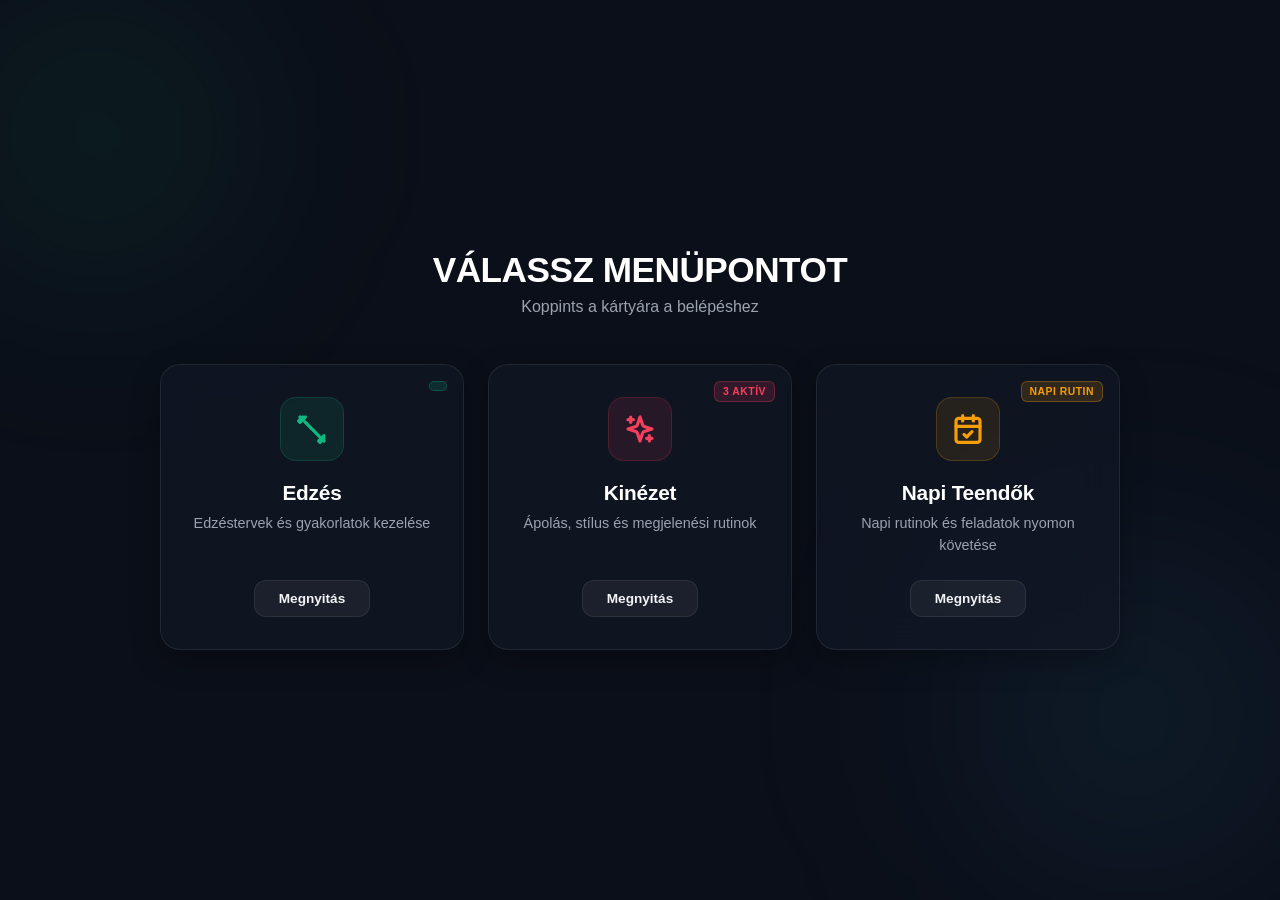
<file: index.html>
<!DOCTYPE html>
<html lang="hu">
<head>
    <meta charset="UTF-8">
    <meta name="viewport" content="width=device-width, initial-scale=1.0, maximum-scale=1.0, user-scalable=no">
    <title>CyberWorkout - Vezérlőpult</title>
    
    <link rel="stylesheet" href="c.css">
    <link rel="manifest" href="manifest.json">
    <link rel="icon" type="image/png" sizes="512x512" href="icon-512.png">
    <link rel="apple-touch-icon" href="icon-512.png">
    
    <!-- Mobil PWA beállítások -->
    <meta name="apple-mobile-web-app-capable" content="yes">
    <meta name="apple-mobile-web-app-status-bar-style" content="black-translucent">
    <meta name="theme-color" content="#0b0f19">
</head>
<body>

    <div class="bg-blur-1"></div>
    <div class="bg-blur-2"></div>

    <div class="menu-container">
        <header class="menu-header">
            <h1 class="glow-title">VÁLASSZ MENÜPONTOT</h1>
            <p class="subtitle">Koppints a kártyára a belépéshez</p>
        </header>

        <div class="cards-grid" id="cardContainer">
            <!-- Edzés Kártya -->
            <a href="ez3.html" class="workout-card basic">
                <span class="badge badge-green"></span>
                <div class="card-icon-wrapper icon-green">
                    <svg width="32" height="32" viewBox="0 0 24 24" fill="none" stroke="currentColor" stroke-width="2.4" stroke-linecap="round" stroke-linejoin="round">
                        <path d="m6.5 6.5 11 11"/>
                        <path d="m21 21-1-1"/>
                        <path d="m3 3 1 1"/>
                        <path d="m18 22 3-3"/>
                        <path d="m2 6 3-3"/>
                        <path d="m3 7 4-4"/>
                        <path d="m17 21 4-4"/>
                    </svg>
                </div>
                <h2>Edzés</h2>
                <p>Edzéstervek és gyakorlatok kezelése</p>
                <span class="card-btn">Megnyitás</span>
            </a>

            <!-- Kinézet Kártya -->
            <a href="ez1.html" class="workout-card special">
                <span class="badge badge-pink">3 AKTÍV</span>
                <div class="card-icon-wrapper icon-pink">
                    <svg width="32" height="32" viewBox="0 0 24 24" fill="none" stroke="currentColor" stroke-width="2.4" stroke-linecap="round" stroke-linejoin="round">
                        <path d="m12 3-1.912 5.813a2 2 0 0 1-1.275 1.275L3 12l5.813 1.912a2 2 0 0 1 1.275 1.275L12 21l1.912-5.813a2 2 0 0 1 1.275-1.275L21 12l-5.813-1.912a2 2 0 0 1-1.275-1.275L12 3Z"/>
                        <path d="M5 3v4"/>
                        <path d="M19 17v4"/>
                        <path d="M3 5h4"/>
                        <path d="M17 19h4"/>
                    </svg>
                </div>
                <h2>Kinézet</h2>
                <p>Ápolás, stílus és megjelenési rutinok</p>
                <span class="card-btn">Megnyitás</span>
            </a>

            <!-- Napi Teendők Kártya -->
            <a href="ez2.html" class="workout-card pr-card-menu">
                <span class="badge badge-amber">NAPI RUTIN</span>
                <div class="card-icon-wrapper icon-amber">
                    <svg width="32" height="32" viewBox="0 0 24 24" fill="none" stroke="currentColor" stroke-width="2.4" stroke-linecap="round" stroke-linejoin="round">
                        <rect width="18" height="18" x="3" y="4" rx="2" ry="2"/>
                        <line x1="16" x2="16" y1="2" y2="6"/>
                        <line x1="8" x2="8" y1="2" y2="6"/>
                        <line x1="3" x2="21" y1="10" y2="10"/>
                        <path d="m9 16 2 2 4-4"/>
                    </svg>
                </div>
                <h2>Napi Teendők</h2>
                <p>Napi rutinok és feladatok nyomon követése</p>
                <span class="card-btn">Megnyitás</span>
            </a>
        </div>
    </div>

    <script src="J.js"></script>
</body>  
</html>
</file>
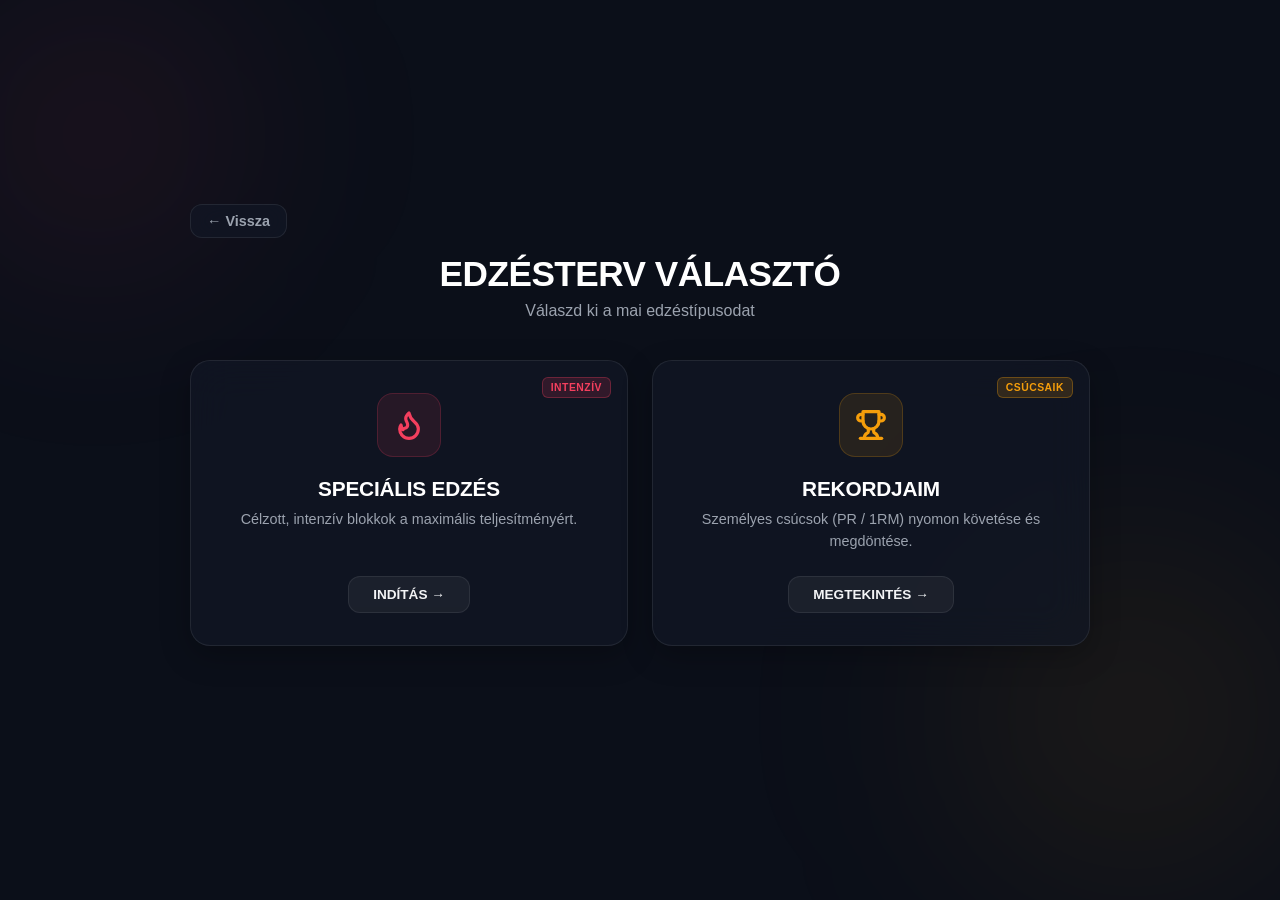
<file: ez3.html>
<!DOCTYPE html>
<html lang="hu">
<head>
    <meta charset="UTF-8">
    <meta name="viewport" content="width=device-width, initial-scale=1.0, maximum-scale=1.0, user-scalable=no">
    <title>Edzés Választó - CyberWorkout</title>
    <link rel="stylesheet" href="c2.css">
    
    <!-- PWA / Mobil beállítások -->
    <meta name="apple-mobile-web-app-capable" content="yes">
    <meta name="apple-mobile-web-app-status-bar-style" content="black-translucent">
    <meta name="theme-color" content="#0b0f19">
</head>
<body>

    <!-- Háttér elmosott fénygömbök -->
    <div class="bg-blur-1"></div>
    <div class="bg-blur-2"></div>

    <div class="menu-container">
        <!-- VISSZA GOMB -->
        <a href="javascript:history.back()" class="back-btn">← Vissza</a>

        <header class="menu-header">
            <h1 class="glow-title">EDZÉSTERV VÁLASZTÓ</h1>
            <p class="subtitle">Válaszd ki a mai edzéstípusodat</p>
        </header>

        <div class="cards-grid">
            <!-- 2. Speciális Edzés Kártya -->
            <a href="ez5.html" class="workout-card special">
                <span class="badge badge-pink">INTENZÍV</span>
                <div class="card-icon-wrapper icon-pink">
                    <svg width="32" height="32" viewBox="0 0 24 24" fill="none" stroke="currentColor" stroke-width="2.4" stroke-linecap="round" stroke-linejoin="round">
                        <path d="M8.5 14.5A2.5 2.5 0 0 0 11 12c0-1.38-.5-2-1-3-1.072-2.143-.224-4.054 2-6 .5 2.5 2 4.9 4 6.5 2 1.6 3 3.5 3 5.5a7 7 0 1 1-14 0c0-1.153.433-2.294 1-3a6.954 6.954 0 0 0 1.5 3.5Z"/>
                    </svg>
                </div>
                <h2>SPECIÁLIS EDZÉS</h2>
                <p>Célzott, intenzív blokkok a maximális teljesítményért.</p>
                <span class="card-btn">INDÍTÁS →</span>
            </a>

            <!-- 3. ÚJ: SZEMÉLYES REKORDOK KÁRTYA -->
            <a href="ez4.html" class="workout-card pr-card-menu">
                <span class="badge badge-amber">CSÚCSAIK</span>
                <div class="card-icon-wrapper icon-amber">
                    <svg width="32" height="32" viewBox="0 0 24 24" fill="none" stroke="currentColor" stroke-width="2.4" stroke-linecap="round" stroke-linejoin="round">
                        <path d="M6 9H4.5a2.5 2.5 0 0 1 0-5H6"/>
                        <path d="M18 9h1.5a2.5 2.5 0 0 0 0-5H18"/>
                        <path d="M4 22h16"/>
                        <path d="M10 14.66V17c0 .55-.47.98-.97 1.21C7.85 18.75 7 20.24 7 22"/>
                        <path d="M14 14.66V17c0 .55.47.98.97 1.21C16.15 18.75 17 20.24 17 22"/>
                        <path d="M18 2H6v7a6 6 0 0 0 12 0V2Z"/>
                    </svg>
                </div>
                <h2>REKORDJAIM</h2>
                <p>Személyes csúcsok (PR / 1RM) nyomon követése és megdöntése.</p>
                <span class="card-btn">MEGTEKINTÉS →</span>
            </a>
        </div>
    </div>

</body>
</html>
</file>
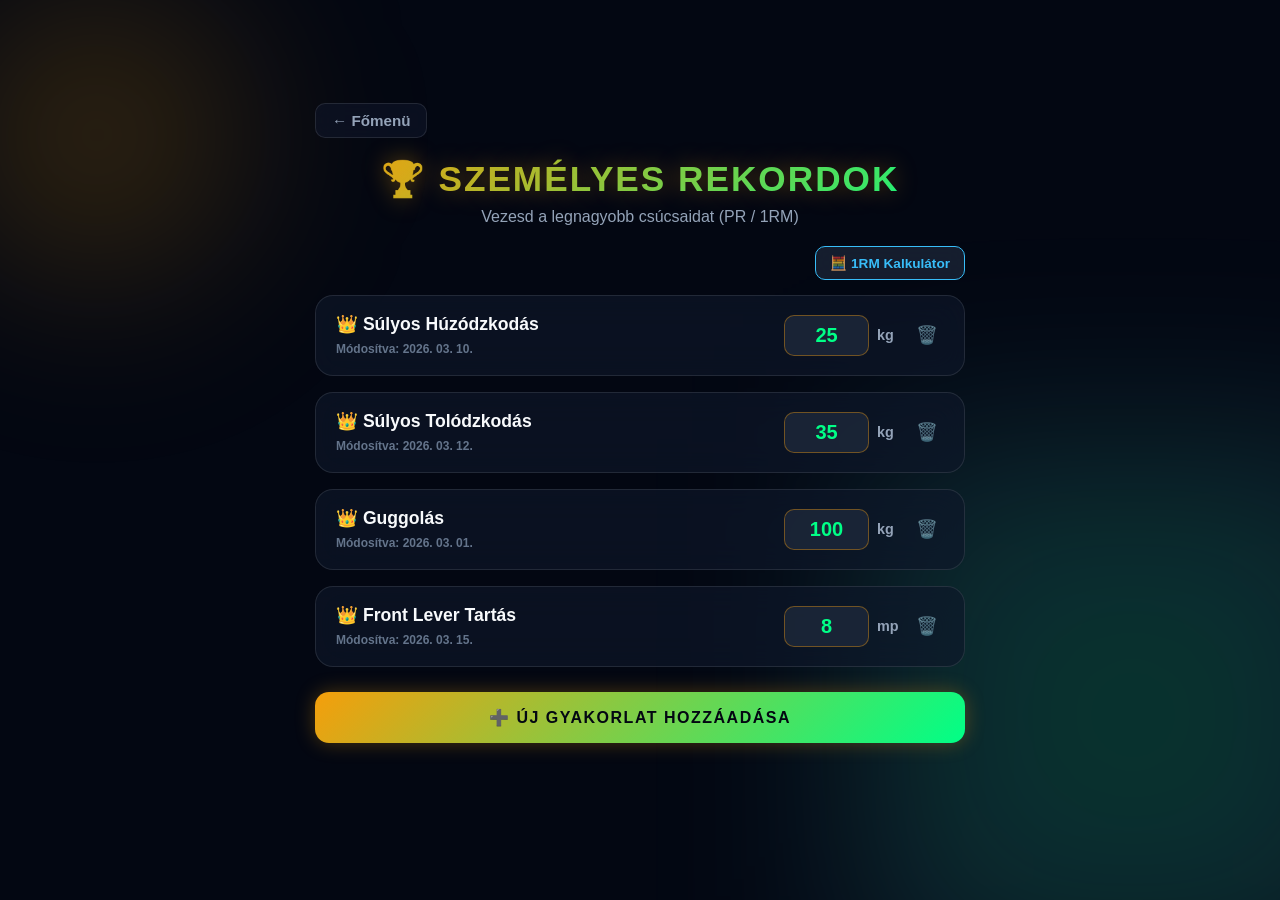
<file: ez4.html>
<!DOCTYPE html>
<html lang="hu">
<head>
    <meta charset="UTF-8">
    <meta name="viewport" content="width=device-width, initial-scale=1.0">
    <title>Személyes Rekordok - CyberWorkout</title>
    <link rel="stylesheet" href="pr.css">
</head>
<body>

<div class="bg-blur-1"></div>
<div class="bg-blur-2"></div>

<div class="menu-container">
    <a href="index.html" class="back-btn">← Főmenü</a>

    <header class="menu-header">
        <h1 class="glow-title">🏆 SZEMÉLYES REKORDOK</h1>
        <p class="subtitle">Vezesd a legnagyobb csúcsaidat (PR / 1RM)</p>
    </header>

    <!-- Felső Gombok -->
    <div class="top-actions">
        <button id="open-calc-btn" class="calc-btn">🧮 1RM Kalkulátor</button>
    </div>

    <div class="pr-container" id="pr-list">
        <!-- JS fogja betölteni dinamikusan -->
    </div>

    <button id="add-new-pr" class="add-pr-btn">➕ Új Gyakorlat Hozzáadása</button>
</div>

<!-- 1RM KALKULÁTOR MODAL -->
<div id="calc-modal" class="modal-overlay">
    <div class="mini-modal-card">
        <h2>🧮 1RM KALKULÁTOR</h2>
        <p class="modal-desc">Számold ki az 1 ismétléses maximumodat!</p>
        
        <div class="modal-inputs">
            <div class="input-group">
                <label>Használt Súly (kg):</label>
                <input type="number" id="calc-weight" placeholder="0" value="60">
            </div>
            <div class="input-group">
                <label>Ismétlésszám:</label>
                <input type="number" id="calc-reps" placeholder="0" value="5">
            </div>
        </div>

        <div class="calc-result">
            <span>Becsült 1RM Max:</span>
            <strong id="calc-result-value">0 kg</strong>
        </div>

        <div class="modal-buttons">
            <button id="close-calc-btn" class="close-btn">Bezárás</button>
        </div>
    </div>
</div>

<script src="j3.js"></script>
</body>
</html>
</file>
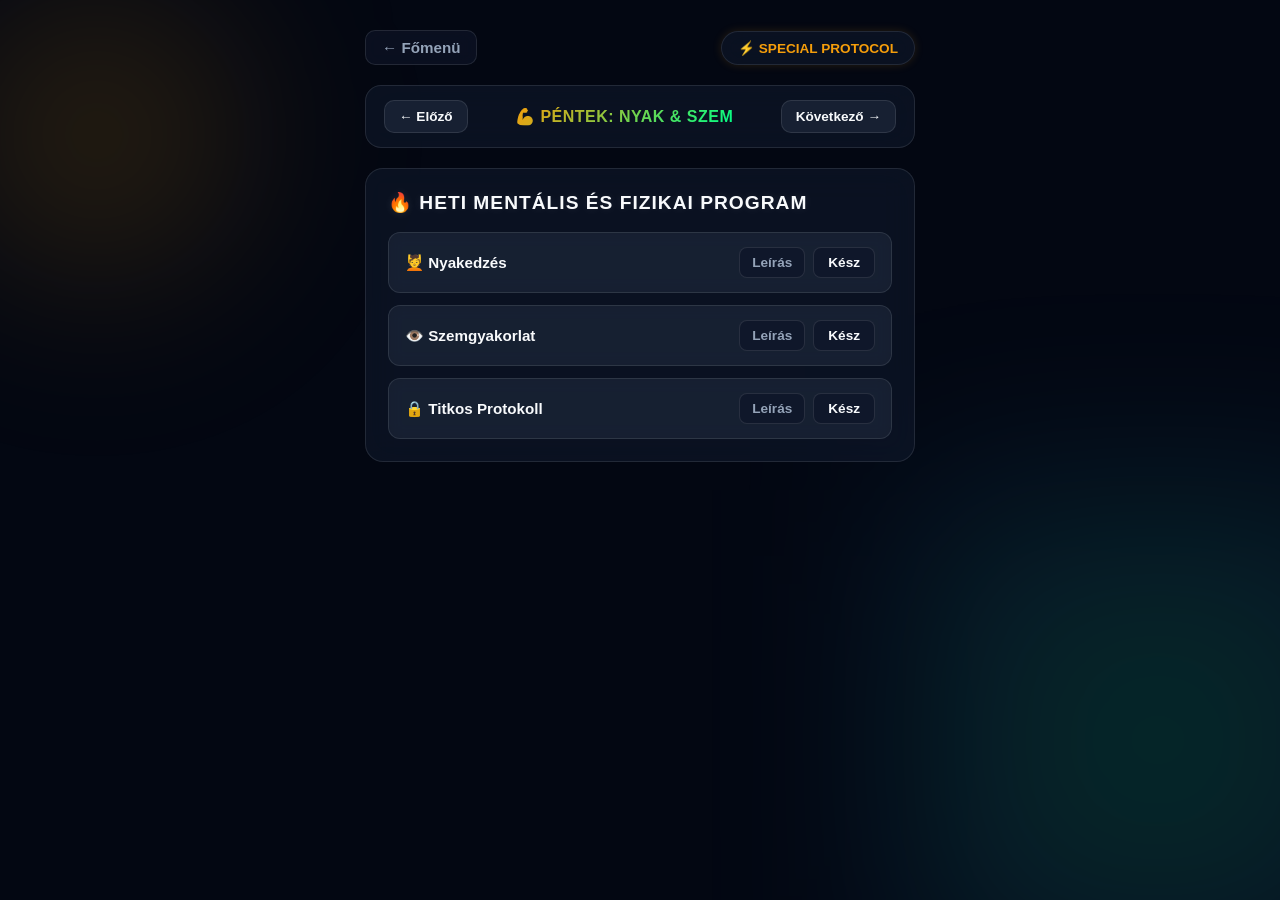
<file: ez5.html>
<!DOCTYPE html>
<html lang="hu">
<head>
    <meta charset="UTF-8">
    <meta name="viewport" content="width=device-width, initial-scale=1.0">
    <title>Speciális Fejlődés - CyberWorkout</title>
    <link rel="stylesheet" href="c1.css">
</head>
<body>

<div class="main-wrapper">
    <!-- Felső Bár -->
    <div class="top-bar">
        <a href="index.html" class="back-btn">← Főmenü</a>
        <div class="streak-counter">⚡ SPECIAL PROTOCOL</div>
    </div>

    <!-- Dátum / Navigáció -->
    <div class="calendar-nav">
        <button class="nav-btn" id="prev-day">← Előző</button>
        <span class="date-label" id="current-day-label">KEDD: LÁB & ACHILLES</span>
        <button class="nav-btn" id="next-day">Következő →</button>
    </div>

    <!-- Fő Kártya -->
    <div class="cloud-card" id="workout-card">
        <h2 id="workout-title">🔥 HETI MENTÁLIS ÉS FIZIKAI PROGRAM</h2>
        
        <ul class="task-list" id="task-container">
            <!-- JS fogja dinamikusan feltölteni -->
        </ul>
    </div>
</div>

<script src="j4.js"></script>
</body>
</html>
</file>
<file: c.css>
:root {
    --bg-color: #0b0f19;
    --card-bg: rgba(18, 24, 38, 0.7);
    --text-primary: #f3f4f6;
    --text-secondary: #9ca3af;
    --accent-green: #10b981;
    --accent-pink: #f43f5e;
    --accent-amber: #f59e0b;
    --border-color: rgba(255, 255, 255, 0.08);
}

* {
    box-sizing: border-box;
    margin: 0;
    padding: 0;
    font-family: -apple-system, BlinkMacSystemFont, "Segoe UI", Roboto, Helvetica, Arial, sans-serif;
    -webkit-tap-highlight-color: transparent;
}

body {
    background-color: var(--bg-color);
    color: var(--text-primary);
    min-height: 100vh;
    display: flex;
    justify-content: center;
    align-items: center;
    padding: 24px;
    position: relative;
    overflow-x: hidden;
}

/* Finom, háttérbeli fényudvarok */
.bg-blur-1 {
    position: fixed;
    top: -10%;
    left: -10%;
    width: 450px;
    height: 450px;
    background: radial-gradient(circle, rgba(16, 185, 129, 0.12) 0%, rgba(0, 0, 0, 0) 70%);
    filter: blur(90px);
    z-index: 0;
    pointer-events: none;
}

.bg-blur-2 {
    position: fixed;
    bottom: -10%;
    right: -10%;
    width: 550px;
    height: 550px;
    background: radial-gradient(circle, rgba(56, 189, 248, 0.1) 0%, rgba(0, 0, 0, 0) 70%);
    filter: blur(100px);
    z-index: 0;
    pointer-events: none;
}

.menu-container {
    max-width: 960px;
    width: 100%;
    text-align: center;
    position: relative;
    z-index: 1;
}

.menu-header {
    margin-bottom: 48px;
}

.glow-title {
    font-size: 2.2rem;
    font-weight: 800;
    letter-spacing: -0.5px;
    color: #ffffff;
    margin-bottom: 8px;
}

.subtitle {
    color: var(--text-secondary);
    font-size: 1rem;
    font-weight: 400;
}

.cards-grid {
    display: grid;
    grid-template-columns: repeat(auto-fit, minmax(260px, 1fr));
    gap: 24px;
}

.workout-card {
    background: var(--card-bg);
    backdrop-filter: blur(20px);
    -webkit-backdrop-filter: blur(20px);
    border: 1px solid var(--border-color);
    border-radius: 20px;
    padding: 32px 24px;
    text-decoration: none;
    color: inherit;
    display: flex;
    flex-direction: column;
    align-items: center;
    transition: all 0.3s cubic-bezier(0.4, 0, 0.2, 1);
    position: relative;
    box-shadow: 0 10px 30px rgba(0, 0, 0, 0.25);
}

/* Kis feliratok a kártyák jobb felső sarkában */
.badge {
    position: absolute;
    top: 16px;
    right: 16px;
    font-size: 0.65rem;
    font-weight: 700;
    letter-spacing: 0.5px;
    padding: 4px 8px;
    border-radius: 6px;
    text-transform: uppercase;
}

.badge-green {
    background: rgba(16, 185, 129, 0.15);
    color: var(--accent-green);
    border: 1px solid rgba(16, 185, 129, 0.3);
}

.badge-pink {
    background: rgba(244, 63, 94, 0.15);
    color: var(--accent-pink);
    border: 1px solid rgba(244, 63, 94, 0.3);
}

.badge-amber {
    background: rgba(245, 158, 11, 0.15);
    color: var(--accent-amber);
    border: 1px solid rgba(245, 158, 11, 0.3);
}

/* Ikon konténerek háttérfénnyel */
.card-icon-wrapper {
    width: 64px;
    height: 64px;
    border-radius: 16px;
    display: flex;
    align-items: center;
    justify-content: center;
    margin-bottom: 20px;
    transition: transform 0.3s ease;
}

.icon-green {
    background: rgba(16, 185, 129, 0.1);
    color: var(--accent-green);
    border: 1px solid rgba(16, 185, 129, 0.2);
}

.icon-pink {
    background: rgba(244, 63, 94, 0.1);
    color: var(--accent-pink);
    border: 1px solid rgba(244, 63, 94, 0.2);
}

.icon-amber {
    background: rgba(245, 158, 11, 0.1);
    color: var(--accent-amber);
    border: 1px solid rgba(245, 158, 11, 0.2);
}

.workout-card h2 {
    font-size: 1.3rem;
    font-weight: 700;
    letter-spacing: -0.2px;
    margin-bottom: 8px;
    color: #ffffff;
}

.workout-card p {
    color: var(--text-secondary);
    font-size: 0.9rem;
    line-height: 1.5;
    margin-bottom: 24px;
    flex-grow: 1;
}

.card-btn {
    background: rgba(255, 255, 255, 0.05);
    color: var(--text-primary);
    font-weight: 600;
    padding: 10px 24px;
    border-radius: 12px;
    transition: all 0.2s ease;
    font-size: 0.85rem;
    border: 1px solid var(--border-color);
}

/* Hover effektek */
.workout-card:hover .card-icon-wrapper {
    transform: scale(1.08);
}

.workout-card.basic:hover {
    transform: translateY(-5px);
    border-color: rgba(16, 185, 129, 0.4);
    box-shadow: 0 15px 35px rgba(16, 185, 129, 0.12);
}

.workout-card.basic:hover .card-btn {
    background: var(--accent-green);
    color: #ffffff;
    border-color: var(--accent-green);
    box-shadow: 0 0 15px rgba(16, 185, 129, 0.4);
}

.workout-card.special:hover {
    transform: translateY(-5px);
    border-color: rgba(244, 63, 94, 0.4);
    box-shadow: 0 15px 35px rgba(244, 63, 94, 0.12);
}

.workout-card.special:hover .card-btn {
    background: var(--accent-pink);
    color: #ffffff;
    border-color: var(--accent-pink);
    box-shadow: 0 0 15px rgba(244, 63, 94, 0.4);
}

.workout-card.pr-card-menu:hover {
    transform: translateY(-5px);
    border-color: rgba(245, 158, 11, 0.4);
    box-shadow: 0 15px 35px rgba(245, 158, 11, 0.12);
}

.workout-card.pr-card-menu:hover .card-btn {
    background: var(--accent-amber);
    color: #0b0f19;
    border-color: var(--accent-amber);
    box-shadow: 0 0 15px rgba(245, 158, 11, 0.4);
}
</file>
<file: c2.css>
:root {
    --bg-color: #0b0f19;
    --card-bg: rgba(18, 24, 38, 0.7);
    --text-primary: #f3f4f6;
    --text-secondary: #9ca3af;
    --accent-pink: #f43f5e;
    --accent-amber: #f59e0b;
    --border-color: rgba(255, 255, 255, 0.08);
}

* {
    box-sizing: border-box;
    margin: 0;
    padding: 0;
    font-family: -apple-system, BlinkMacSystemFont, "Segoe UI", Roboto, Helvetica, Arial, sans-serif;
    -webkit-tap-highlight-color: transparent;
}

body {
    background-color: var(--bg-color);
    color: var(--text-primary);
    min-height: 100vh;
    display: flex;
    justify-content: center;
    align-items: center;
    padding: 24px;
    position: relative;
    overflow-x: hidden;
}

/* Elmosott háttér-effektek */
.bg-blur-1 {
    position: fixed;
    top: -10%;
    left: -10%;
    width: 450px;
    height: 450px;
    background: radial-gradient(circle, rgba(244, 63, 94, 0.1) 0%, rgba(0, 0, 0, 0) 70%);
    filter: blur(90px);
    z-index: 0;
    pointer-events: none;
}

.bg-blur-2 {
    position: fixed;
    bottom: -10%;
    right: -10%;
    width: 550px;
    height: 550px;
    background: radial-gradient(circle, rgba(245, 158, 11, 0.1) 0%, rgba(0, 0, 0, 0) 70%);
    filter: blur(100px);
    z-index: 0;
    pointer-events: none;
}

.menu-container {
    max-width: 900px;
    width: 100%;
    text-align: center;
    position: relative;
    z-index: 1;
}

/* VISSZA GOMB STÍLUSA */
.back-btn {
    position: absolute;
    top: -50px;
    left: 0;
    color: var(--text-secondary);
    text-decoration: none;
    font-weight: 600;
    font-size: 0.9rem;
    padding: 8px 16px;
    background: var(--card-bg);
    border: 1px solid var(--border-color);
    border-radius: 12px;
    backdrop-filter: blur(16px);
    -webkit-backdrop-filter: blur(16px);
    transition: all 0.3s ease;
}

.back-btn:hover {
    color: #ffffff;
    border-color: rgba(255, 255, 255, 0.2);
    transform: translateX(-3px);
}

.menu-header {
    margin-bottom: 40px;
}

.glow-title {
    font-size: 2.2rem;
    font-weight: 800;
    letter-spacing: -0.5px;
    color: #ffffff;
    margin-bottom: 8px;
}

.subtitle {
    color: var(--text-secondary);
    font-size: 1rem;
    font-weight: 400;
}

/* Kártyák elrendezése */
.cards-grid {
    display: grid;
    grid-template-columns: repeat(auto-fit, minmax(280px, 1fr));
    gap: 24px;
}

.workout-card {
    background: var(--card-bg);
    backdrop-filter: blur(20px);
    -webkit-backdrop-filter: blur(20px);
    border: 1px solid var(--border-color);
    border-radius: 20px;
    padding: 32px 24px;
    text-decoration: none;
    color: inherit;
    display: flex;
    flex-direction: column;
    align-items: center;
    transition: all 0.3s cubic-bezier(0.4, 0, 0.2, 1);
    position: relative;
    box-shadow: 0 10px 30px rgba(0, 0, 0, 0.25);
}

/* Badge jelölések a sarokban */
.badge {
    position: absolute;
    top: 16px;
    right: 16px;
    font-size: 0.65rem;
    font-weight: 700;
    letter-spacing: 0.5px;
    padding: 4px 8px;
    border-radius: 6px;
    text-transform: uppercase;
}

.badge-pink {
    background: rgba(244, 63, 94, 0.15);
    color: var(--accent-pink);
    border: 1px solid rgba(244, 63, 94, 0.3);
}

.badge-amber {
    background: rgba(245, 158, 11, 0.15);
    color: var(--accent-amber);
    border: 1px solid rgba(245, 158, 11, 0.3);
}

/* Ikon konténerek */
.card-icon-wrapper {
    width: 64px;
    height: 64px;
    border-radius: 16px;
    display: flex;
    align-items: center;
    justify-content: center;
    margin-bottom: 20px;
    transition: transform 0.3s ease;
}

.icon-pink {
    background: rgba(244, 63, 94, 0.1);
    color: var(--accent-pink);
    border: 1px solid rgba(244, 63, 94, 0.2);
}

.icon-amber {
    background: rgba(245, 158, 11, 0.1);
    color: var(--accent-amber);
    border: 1px solid rgba(245, 158, 11, 0.2);
}

.workout-card h2 {
    font-size: 1.3rem;
    font-weight: 700;
    letter-spacing: -0.2px;
    margin-bottom: 8px;
    color: #ffffff;
}

.workout-card p {
    color: var(--text-secondary);
    font-size: 0.9rem;
    line-height: 1.5;
    margin-bottom: 24px;
    flex-grow: 1;
}

.card-btn {
    background: rgba(255, 255, 255, 0.05);
    color: var(--text-primary);
    font-weight: 600;
    padding: 10px 24px;
    border-radius: 12px;
    transition: all 0.2s ease;
    font-size: 0.85rem;
    border: 1px solid var(--border-color);
}

/* Hover effektek */
.workout-card:hover .card-icon-wrapper {
    transform: scale(1.08);
}

.workout-card.special:hover {
    transform: translateY(-5px);
    border-color: rgba(244, 63, 94, 0.4);
    box-shadow: 0 15px 35px rgba(244, 63, 94, 0.12);
}

.workout-card.special:hover h2 {
    color: var(--accent-pink);
}

.workout-card.special:hover .card-btn {
    background: var(--accent-pink);
    color: #ffffff;
    border-color: var(--accent-pink);
    box-shadow: 0 0 15px rgba(244, 63, 94, 0.4);
}

.workout-card.pr-card-menu:hover {
    transform: translateY(-5px);
    border-color: rgba(245, 158, 11, 0.4);
    box-shadow: 0 15px 35px rgba(245, 158, 11, 0.12);
}

.workout-card.pr-card-menu:hover h2 {
    color: var(--accent-amber);
}

.workout-card.pr-card-menu:hover .card-btn {
    background: var(--accent-amber);
    color: #0b0f19;
    border-color: var(--accent-amber);
    box-shadow: 0 0 15px rgba(245, 158, 11, 0.4);
}
</file>
<file: pr.css>
* {
    box-sizing: border-box;
    margin: 0;
    padding: 0;
    font-family: 'Segoe UI', Tahoma, Geneva, Verdana, sans-serif;
    -webkit-tap-highlight-color: transparent;
}

body {
    background-color: #030712;
    color: #f8fafc;
    min-height: 100vh;
    display: flex;
    justify-content: center;
    align-items: center;
    padding: 30px 20px;
    position: relative;
    overflow-x: hidden;
}

/* Elmosott neon háttér-effektek (Glassmorphism) */
.bg-blur-1 {
    position: fixed;
    top: -10%;
    left: -10%;
    width: 450px;
    height: 450px;
    background: radial-gradient(circle, rgba(245, 158, 11, 0.25) 0%, rgba(0, 0, 0, 0) 70%);
    filter: blur(80px);
    z-index: 0;
    pointer-events: none;
}

.bg-blur-2 {
    position: fixed;
    bottom: -10%;
    right: -10%;
    width: 550px;
    height: 550px;
    background: radial-gradient(circle, rgba(0, 255, 135, 0.2) 0%, rgba(96, 239, 255, 0.15) 70%);
    filter: blur(100px);
    z-index: 0;
    pointer-events: none;
}

.menu-container {
    max-width: 650px;
    width: 100%;
    text-align: center;
    position: relative;
    z-index: 1;
}

/* VISSZA GOMB STÍLUSA */
.back-btn {
    position: absolute;
    top: -55px;
    left: 0;
    color: #94a3b8;
    text-decoration: none;
    font-weight: 700;
    font-size: 0.95rem;
    padding: 8px 16px;
    background: rgba(15, 23, 42, 0.6);
    border: 1px solid rgba(255, 255, 255, 0.1);
    border-radius: 10px;
    backdrop-filter: blur(10px);
    -webkit-backdrop-filter: blur(10px);
    transition: all 0.3s ease;
}

.back-btn:hover {
    color: #f59e0b;
    border-color: #f59e0b;
    box-shadow: 0 0 15px rgba(245, 158, 11, 0.4);
    transform: translateX(-3px);
}

.menu-header {
    margin-bottom: 20px;
}

.glow-title {
    font-size: 2.2rem;
    font-weight: 900;
    letter-spacing: 2px;
    background: linear-gradient(135deg, #f59e0b 0%, #00ff87 100%);
    -webkit-background-clip: text;
    -webkit-text-fill-color: transparent;
    text-shadow: 0 0 25px rgba(245, 158, 11, 0.4);
}

.subtitle {
    color: #94a3b8;
    font-size: 1rem;
    margin-top: 8px;
}

/* FELSŐ AKCIÓ GOMBOK */
.top-actions {
    display: flex;
    justify-content: flex-end;
    margin-bottom: 15px;
}

.calc-btn {
    background: rgba(30, 41, 59, 0.7);
    border: 1px solid #38bdf8;
    color: #38bdf8;
    font-weight: 700;
    font-size: 0.85rem;
    padding: 8px 14px;
    border-radius: 10px;
    cursor: pointer;
    backdrop-filter: blur(10px);
    transition: 0.3s;
}

.calc-btn:hover {
    background: #38bdf8;
    color: #030712;
    box-shadow: 0 0 15px rgba(56, 189, 248, 0.5);
}

/* PR LISTA ÉS KÁRTYÁK */
.pr-container {
    display: flex;
    flex-direction: column;
    gap: 16px;
    margin-bottom: 25px;
}

.pr-card {
    background: rgba(15, 23, 42, 0.65);
    backdrop-filter: blur(16px);
    -webkit-backdrop-filter: blur(16px);
    border: 1px solid rgba(255, 255, 255, 0.1);
    border-radius: 18px;
    padding: 18px 20px;
    display: flex;
    justify-content: space-between;
    align-items: center;
    transition: all 0.3s cubic-bezier(0.4, 0, 0.2, 1);
}

.pr-card:hover {
    border-color: #f59e0b;
    box-shadow: 0 0 25px rgba(245, 158, 11, 0.25);
    transform: translateY(-2px);
}

.pr-info {
    text-align: left;
}

.pr-info h3 {
    font-size: 1.1rem;
    color: #f8fafc;
    font-weight: 700;
    margin-bottom: 4px;
}

.pr-date {
    font-size: 0.75rem;
    color: #64748b;
    font-weight: 600;
}

.pr-value-box {
    display: flex;
    align-items: center;
    gap: 8px;
}

.pr-input {
    background: rgba(30, 41, 59, 0.8);
    border: 1px solid rgba(245, 158, 11, 0.4);
    color: #00ff87;
    font-weight: 800;
    font-size: 1.25rem;
    padding: 8px 10px;
    border-radius: 10px;
    width: 85px;
    text-align: center;
    outline: none;
    transition: 0.3s;
}

.pr-input:focus {
    border-color: #00ff87;
    box-shadow: 0 0 15px rgba(0, 255, 135, 0.5);
    background: rgba(15, 23, 42, 0.9);
}

.unit {
    color: #94a3b8;
    font-weight: 700;
    font-size: 0.9rem;
    min-width: 25px;
    text-align: left;
}

/* TÖRLEÉS (KUKA) GOMB */
.delete-btn {
    background: transparent;
    border: none;
    color: #ef4444;
    font-size: 1.1rem;
    cursor: pointer;
    padding: 6px;
    border-radius: 8px;
    transition: 0.2s;
    opacity: 0.6;
}

.delete-btn:hover {
    opacity: 1;
    background: rgba(239, 68, 68, 0.15);
    transform: scale(1.1);
}

/* ÚJ GYAKORLAT GOMB */
.add-pr-btn {
    width: 100%;
    background: linear-gradient(135deg, #f59e0b 0%, #00ff87 100%);
    color: #030712;
    font-weight: 900;
    font-size: 1rem;
    padding: 16px;
    border: none;
    border-radius: 14px;
    cursor: pointer;
    text-transform: uppercase;
    letter-spacing: 1.5px;
    transition: all 0.3s ease;
    box-shadow: 0 0 20px rgba(245, 158, 11, 0.3);
}

.add-pr-btn:hover {
    box-shadow: 0 0 30px rgba(0, 255, 135, 0.6);
    transform: translateY(-3px) scale(1.01);
}

/* 1RM MODAL STÍLUSOK */
.modal-overlay {
    display: none;
    position: fixed;
    top: 0; left: 0; width: 100%; height: 100%;
    background: rgba(0, 0, 0, 0.7);
    backdrop-filter: blur(10px);
    -webkit-backdrop-filter: blur(10px);
    z-index: 100;
    justify-content: center;
    align-items: center;
}

.mini-modal-card {
    background: rgba(15, 23, 42, 0.9);
    border: 1px solid rgba(56, 189, 248, 0.3);
    border-radius: 20px;
    padding: 25px;
    width: 90%;
    max-width: 350px;
    text-align: center;
    box-shadow: 0 0 30px rgba(0, 0, 0, 0.6);
}

.mini-modal-card h2 {
    color: #38bdf8;
    font-size: 1.3rem;
    margin-bottom: 6px;
}

.modal-desc {
    color: #94a3b8;
    font-size: 0.85rem;
    margin-bottom: 20px;
}

.modal-inputs {
    display: flex;
    flex-direction: column;
    gap: 12px;
    margin-bottom: 20px;
}

.input-group {
    display: flex;
    justify-content: space-between;
    align-items: center;
}

.input-group label {
    font-size: 0.9rem;
    color: #f8fafc;
}

.input-group input {
    background: rgba(30, 41, 59, 0.8);
    border: 1px solid rgba(255, 255, 255, 0.1);
    color: #00ff87;
    font-size: 1.1rem;
    font-weight: 700;
    padding: 6px 10px;
    border-radius: 8px;
    width: 80px;
    text-align: center;
    outline: none;
}

.calc-result {
    background: rgba(30, 41, 59, 0.5);
    border: 1px dashed #38bdf8;
    border-radius: 10px;
    padding: 12px;
    margin-bottom: 20px;
    display: flex;
    flex-direction: column;
    gap: 5px;
}

.calc-result span {
    font-size: 0.8rem;
    color: #94a3b8;
}

.calc-result strong {
    font-size: 1.6rem;
    color: #00ff87;
}

.close-btn {
    background: rgba(255, 255, 255, 0.1);
    color: #f8fafc;
    border: 1px solid rgba(255, 255, 255, 0.2);
    padding: 10px 20px;
    border-radius: 10px;
    cursor: pointer;
    font-weight: 600;
    width: 100%;
    transition: 0.2s;
}

.close-btn:hover {
    background: rgba(255, 255, 255, 0.2);
}
</file>
<file: c1.css>
:root {
    --bg-color: #030712;
    --card-bg: rgba(15, 23, 42, 0.65);
    --text-primary: #f8fafc;
    --text-secondary: #94a3b8;
    --accent-amber: #f59e0b;
    --accent-neon: #00ff87;
    --accent-cyan: #38bdf8;
    --border-color: rgba(255, 255, 255, 0.1);
    --task-completed-bg: rgba(15, 23, 42, 0.4);
    --success-color: #00ff87;
    --danger-color: #ef4444;
}

* {
    box-sizing: border-box;
    margin: 0;
    padding: 0;
    font-family: 'Segoe UI', Tahoma, Geneva, Verdana, sans-serif;
    -webkit-tap-highlight-color: transparent;
}

body {
    background-color: var(--bg-color);
    color: var(--text-primary);
    padding: 30px 15px;
    display: flex;
    justify-content: center;
    min-height: 100vh;
    position: relative;
    overflow-x: hidden;
}

/* --- ELMOSOTT NEON HÁTTÉR-EFFEKTEK (BLUR) --- */
body::before {
    content: '';
    position: fixed;
    top: -10%;
    left: -10%;
    width: 450px;
    height: 450px;
    background: radial-gradient(circle, rgba(245, 158, 11, 0.2) 0%, rgba(0, 0, 0, 0) 70%);
    filter: blur(80px);
    z-index: 0;
    pointer-events: none;
}

body::after {
    content: '';
    position: fixed;
    bottom: -10%;
    right: -10%;
    width: 500px;
    height: 500px;
    background: radial-gradient(circle, rgba(0, 255, 135, 0.15) 0%, rgba(56, 189, 248, 0.12) 70%);
    filter: blur(100px);
    z-index: 0;
    pointer-events: none;
}

.main-wrapper {
    width: 100%;
    max-width: 550px;
    display: flex;
    flex-direction: column;
    gap: 20px;
    position: relative;
    z-index: 1;
}

/* FELSŐ BÁR */
.top-bar {
    display: flex;
    justify-content: space-between;
    align-items: center;
}

.back-btn {
    background: rgba(15, 23, 42, 0.6);
    backdrop-filter: blur(10px);
    -webkit-backdrop-filter: blur(10px);
    color: var(--text-secondary);
    border: 1px solid var(--border-color);
    padding: 8px 16px;
    border-radius: 10px;
    text-decoration: none;
    font-size: 0.95rem;
    font-weight: 700;
    transition: all 0.3s ease;
}

.back-btn:hover {
    color: var(--accent-amber);
    border-color: var(--accent-amber);
    box-shadow: 0 0 15px rgba(245, 158, 11, 0.4);
    transform: translateX(-3px);
}

.streak-counter {
    background: var(--card-bg);
    backdrop-filter: blur(12px);
    -webkit-backdrop-filter: blur(12px);
    border: 1px solid var(--border-color);
    padding: 8px 16px;
    border-radius: 20px;
    font-weight: 800;
    font-size: 0.85rem;
    color: var(--accent-amber);
    box-shadow: 0 0 10px rgba(245, 158, 11, 0.15);
}

/* DÁTUM / NAPTÁR NAVIGÁCIÓ */
.calendar-nav {
    display: flex;
    justify-content: space-between;
    align-items: center;
    background: var(--card-bg);
    backdrop-filter: blur(16px);
    -webkit-backdrop-filter: blur(16px);
    padding: 14px 18px;
    border-radius: 16px;
    border: 1px solid var(--border-color);
}

.nav-btn {
    background: rgba(30, 41, 59, 0.7);
    color: var(--text-primary);
    border: 1px solid var(--border-color);
    padding: 8px 14px;
    border-radius: 10px;
    cursor: pointer;
    font-weight: 700;
    font-size: 0.85rem;
    transition: 0.3s;
}

.nav-btn:hover {
    background: rgba(255, 255, 255, 0.15);
    border-color: var(--accent-cyan);
    color: var(--accent-cyan);
    box-shadow: 0 0 12px rgba(56, 189, 248, 0.3);
}

.date-label {
    font-weight: 800;
    font-size: 1rem;
    text-transform: capitalize;
    letter-spacing: 0.5px;
    background: linear-gradient(135deg, var(--accent-amber) 0%, var(--accent-neon) 100%);
    -webkit-background-clip: text;
    -webkit-text-fill-color: transparent;
}

/* FŐ KÁRTYA (CLOUD CARD) */
.cloud-card {
    background: var(--card-bg);
    backdrop-filter: blur(16px);
    -webkit-backdrop-filter: blur(16px);
    padding: 22px;
    border-radius: 18px;
    border: 1px solid var(--border-color);
    transition: all 0.3s cubic-bezier(0.4, 0, 0.2, 1);
}

.cloud-card:hover {
    border-color: rgba(245, 158, 11, 0.4);
    box-shadow: 0 0 20px rgba(245, 158, 11, 0.15);
}

.cloud-card.fully-completed {
    border-color: var(--success-color);
    box-shadow: 0 0 25px rgba(0, 255, 135, 0.25);
}

.cloud-card h2 {
    margin-bottom: 18px;
    font-size: 1.2rem;
    font-weight: 800;
    letter-spacing: 1px;
    color: var(--text-primary);
    text-shadow: 0 0 10px rgba(255, 255, 255, 0.1);
}

/* TEENDŐ LISTA ÉS ELEMEK */
.task-list {
    list-style: none;
    display: flex;
    flex-direction: column;
    gap: 12px;
}

.task-item {
    display: flex;
    flex-direction: column;
    gap: 10px;
    padding: 14px 16px;
    background: rgba(30, 41, 59, 0.6);
    backdrop-filter: blur(8px);
    border: 1px solid var(--border-color);
    border-radius: 12px;
    transition: all 0.3s ease;
}

.task-item:hover {
    border-color: var(--accent-cyan);
    transform: translateY(-2px);
    box-shadow: 0 0 15px rgba(56, 189, 248, 0.15);
}

.task-row-top {
    display: flex;
    align-items: center;
    justify-content: space-between;
}

.task-actions {
    display: flex;
    align-items: center;
    gap: 8px;
}

.task-item.completed {
    background: var(--task-completed-bg);
    border-color: rgba(0, 255, 135, 0.2);
    opacity: 0.75;
}

.task-text {
    font-size: 0.95rem;
    font-weight: 600;
    color: var(--text-primary);
}

.task-item.completed .task-text {
    text-decoration: line-through;
    color: var(--text-secondary);
}

/* GOMBOK A TASKON BELÜL */
.checkbox-btn {
    background: rgba(15, 23, 42, 0.8);
    color: var(--text-primary);
    border: 1px solid var(--border-color);
    padding: 7px 14px;
    border-radius: 8px;
    cursor: pointer;
    font-size: 0.85rem;
    font-weight: 700;
    transition: 0.3s;
}

.checkbox-btn:hover {
    border-color: var(--accent-neon);
    color: var(--accent-neon);
    box-shadow: 0 0 10px rgba(0, 255, 135, 0.3);
}

.task-item.completed .checkbox-btn {
    background: var(--success-color);
    color: #030712;
    border-color: var(--success-color);
    font-weight: 900;
    box-shadow: 0 0 12px rgba(0, 255, 135, 0.4);
}

.focus-btn {
    background: rgba(15, 23, 42, 0.8);
    color: var(--text-secondary);
    border: 1px solid var(--border-color);
    padding: 7px 12px;
    border-radius: 8px;
    cursor: pointer;
    font-size: 0.85rem;
    font-weight: 600;
    transition: 0.3s;
}

.focus-btn:hover {
    color: var(--accent-amber);
    border-color: var(--accent-amber);
    box-shadow: 0 0 10px rgba(245, 158, 11, 0.3);
}

.plan-box {
    display: none;
    background: rgba(15, 23, 42, 0.9);
    padding: 12px;
    border-radius: 10px;
    font-size: 0.85rem;
    line-height: 1.5;
    border-left: 3px solid var(--accent-amber);
    color: var(--text-secondary);
}

/* MODAL STÍLUSOK (ELMOSOTT CYBER LOOK) */
.modal-overlay {
    display: none;
    position: fixed;
    top: 0; left: 0; width: 100%; height: 100%;
    background: rgba(3, 7, 18, 0.8);
    backdrop-filter: blur(12px);
    -webkit-backdrop-filter: blur(12px);
    z-index: 100;
    justify-content: center;
    align-items: center;
}

.mini-modal-card {
    background: rgba(15, 23, 42, 0.9);
    backdrop-filter: blur(20px);
    -webkit-backdrop-filter: blur(20px);
    padding: 26px;
    border-radius: 20px;
    width: 88%;
    max-width: 340px;
    text-align: center;
    border: 1px solid rgba(56, 189, 248, 0.3);
    box-shadow: 0 0 35px rgba(0, 0, 0, 0.8);
}

.custom-slider {
    width: 100%;
    margin: 18px 0;
    accent-color: var(--accent-neon);
    cursor: pointer;
}

.slider-duration {
    font-size: 1.2rem;
    font-weight: 800;
    color: var(--accent-cyan);
}

.timer-display {
    font-size: 2.8rem;
    font-weight: 900;
    margin: 15px 0;
    color: var(--accent-neon);
    text-shadow: 0 0 20px rgba(0, 255, 135, 0.4);
    font-family: monospace;
}

.modal-buttons {
    display: flex;
    gap: 10px;
    margin-top: 18px;
}

.modal-buttons .nav-btn {
    flex: 1;
    padding: 10px;
    font-size: 0.9rem;
}

#timer-control {
    background: linear-gradient(135deg, var(--accent-amber) 0%, var(--accent-neon) 100%);
    color: #030712;
    border: none;
    font-weight: 900;
    box-shadow: 0 0 15px rgba(0, 255, 135, 0.3);
}

#timer-control:hover {
    box-shadow: 0 0 22px rgba(0, 255, 135, 0.6);
    transform: translateY(-1px);
}
</file>
